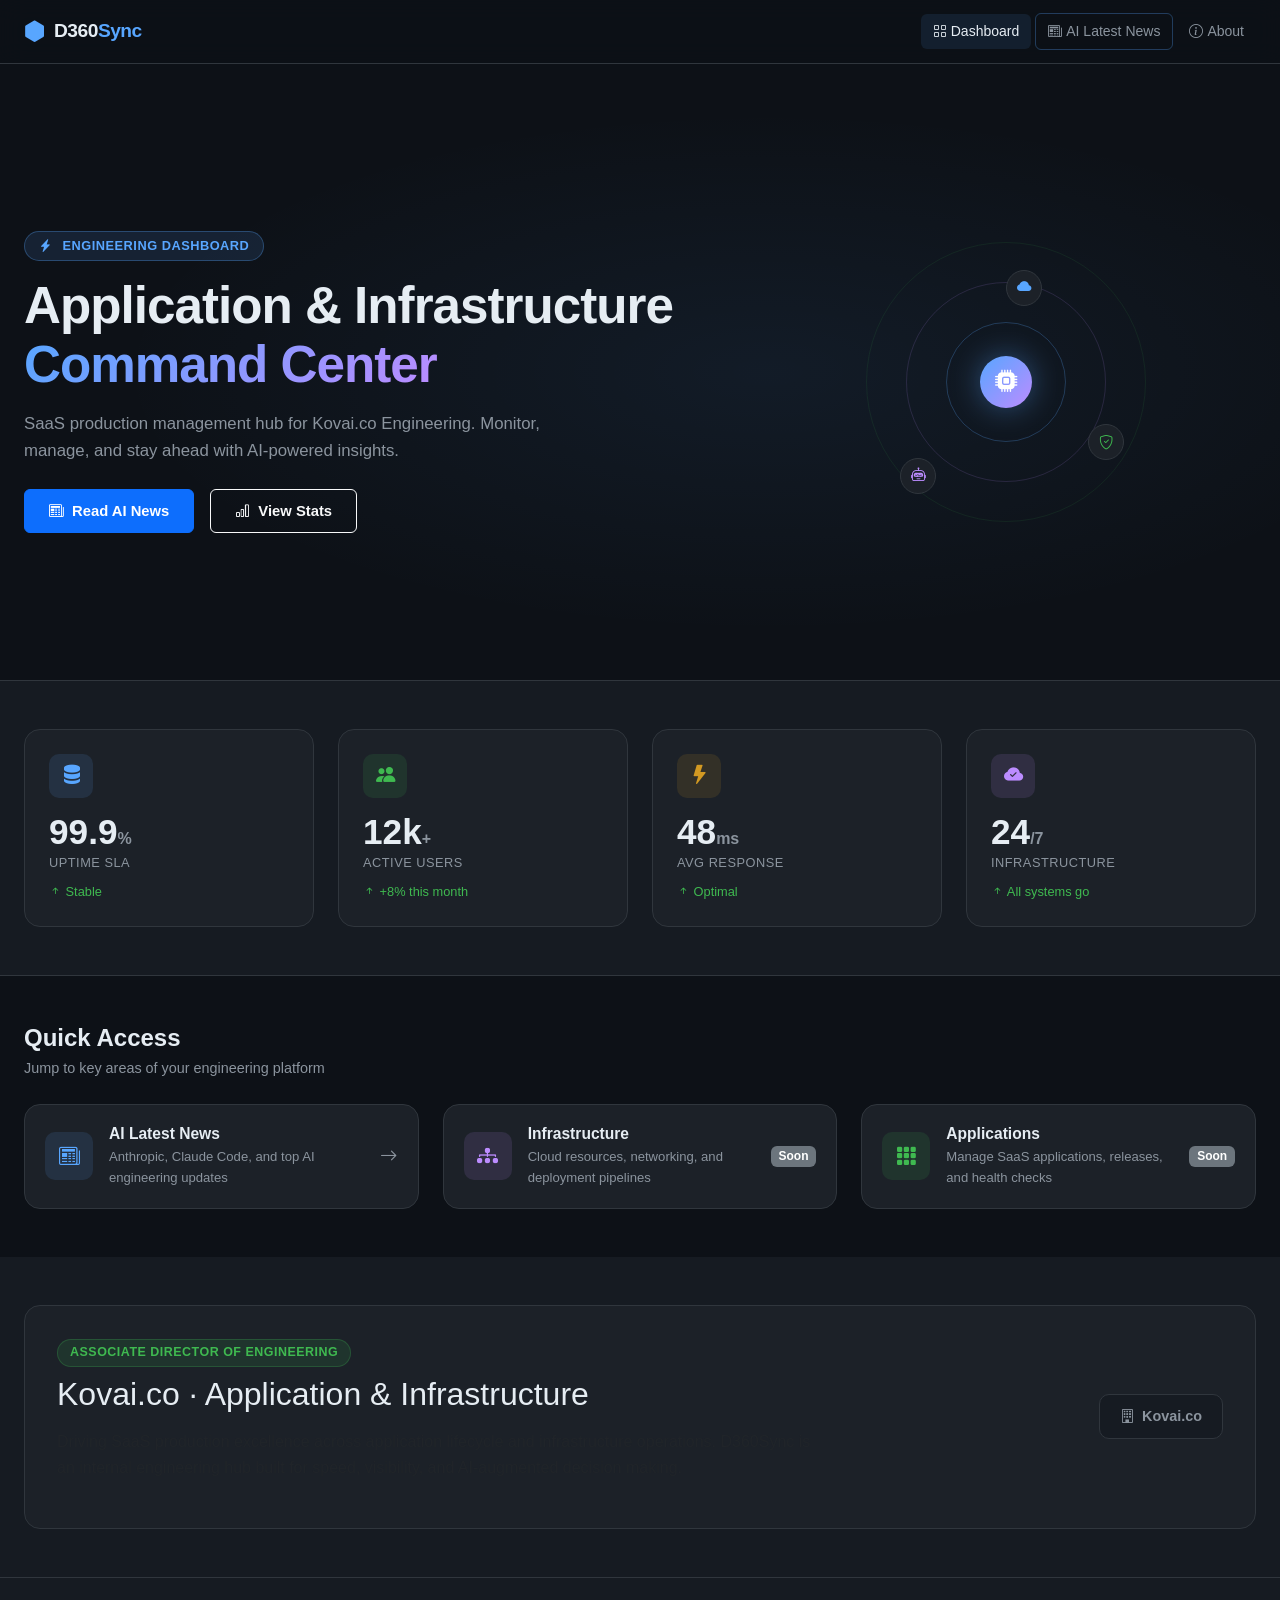
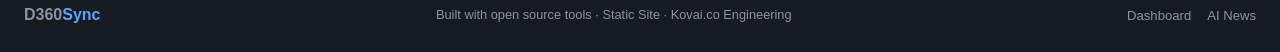
<file: index.html>
<!DOCTYPE html>
<html lang="en">
<head>
  <meta charset="UTF-8" />
  <meta name="viewport" content="width=device-width, initial-scale=1.0" />
  <title>D360Sync | Engineering Dashboard</title>
  <link rel="stylesheet" href="https://cdn.jsdelivr.net/npm/bootstrap@5.3.3/dist/css/bootstrap.min.css" />
  <link rel="stylesheet" href="https://cdn.jsdelivr.net/npm/bootstrap-icons@1.11.3/font/bootstrap-icons.min.css" />
  <link rel="stylesheet" href="css/styles.css" />
</head>
<body>

<!-- Navbar -->
<nav class="navbar navbar-expand-lg navbar-dark sticky-top" id="mainNav">
  <div class="container-fluid px-4">
    <a class="navbar-brand d-flex align-items-center gap-2" href="index.html">
      <span class="brand-icon"><i class="bi bi-hexagon-fill"></i></span>
      <span class="brand-text">D360<span class="brand-accent">Sync</span></span>
    </a>
    <button class="navbar-toggler" type="button" data-bs-toggle="collapse" data-bs-target="#navbarNav">
      <span class="navbar-toggler-icon"></span>
    </button>
    <div class="collapse navbar-collapse" id="navbarNav">
      <ul class="navbar-nav ms-auto align-items-lg-center gap-lg-1">
        <li class="nav-item">
          <a class="nav-link active" href="index.html"><i class="bi bi-grid me-1"></i>Dashboard</a>
        </li>
        <li class="nav-item">
          <a class="nav-link nav-highlight" href="ai-news.html"><i class="bi bi-newspaper me-1"></i>AI Latest News</a>
        </li>
        <li class="nav-item">
          <a class="nav-link" href="#about"><i class="bi bi-info-circle me-1"></i>About</a>
        </li>
      </ul>
    </div>
  </div>
</nav>

<!-- Hero -->
<section class="hero-section">
  <div class="container-fluid px-4">
    <div class="row align-items-center min-vh-hero">
      <div class="col-lg-7">
        <div class="hero-badge mb-3"><i class="bi bi-lightning-charge-fill me-1"></i>Engineering Dashboard</div>
        <h1 class="hero-title">Application &amp; Infrastructure<br/><span class="gradient-text">Command Center</span></h1>
        <p class="hero-subtitle mt-3">SaaS production management hub for Kovai.co Engineering. Monitor, manage, and stay ahead with AI-powered insights.</p>
        <div class="mt-4 d-flex gap-3 flex-wrap">
          <a href="ai-news.html" class="btn btn-primary btn-hero">
            <i class="bi bi-newspaper me-2"></i>Read AI News
          </a>
          <a href="#stats" class="btn btn-outline-light btn-hero">
            <i class="bi bi-bar-chart me-2"></i>View Stats
          </a>
        </div>
      </div>
      <div class="col-lg-5 d-none d-lg-flex justify-content-center mt-5 mt-lg-0">
        <div class="hero-graphic">
          <div class="orbit-ring ring-1"></div>
          <div class="orbit-ring ring-2"></div>
          <div class="orbit-ring ring-3"></div>
          <div class="orbit-center"><i class="bi bi-cpu-fill"></i></div>
          <div class="orbit-dot dot-1"><i class="bi bi-cloud-fill"></i></div>
          <div class="orbit-dot dot-2"><i class="bi bi-robot"></i></div>
          <div class="orbit-dot dot-3"><i class="bi bi-shield-check"></i></div>
        </div>
      </div>
    </div>
  </div>
</section>

<!-- Stats -->
<section id="stats" class="section-stats py-5">
  <div class="container-fluid px-4">
    <div class="row g-4">
      <div class="col-6 col-lg-3">
        <div class="stat-card">
          <div class="stat-icon bg-primary-soft"><i class="bi bi-server"></i></div>
          <div class="stat-value">99.9<small>%</small></div>
          <div class="stat-label">Uptime SLA</div>
          <div class="stat-trend up"><i class="bi bi-arrow-up-short"></i> Stable</div>
        </div>
      </div>
      <div class="col-6 col-lg-3">
        <div class="stat-card">
          <div class="stat-icon bg-success-soft"><i class="bi bi-people-fill"></i></div>
          <div class="stat-value">12k<small>+</small></div>
          <div class="stat-label">Active Users</div>
          <div class="stat-trend up"><i class="bi bi-arrow-up-short"></i> +8% this month</div>
        </div>
      </div>
      <div class="col-6 col-lg-3">
        <div class="stat-card">
          <div class="stat-icon bg-warning-soft"><i class="bi bi-lightning-fill"></i></div>
          <div class="stat-value">48<small>ms</small></div>
          <div class="stat-label">Avg Response</div>
          <div class="stat-trend up"><i class="bi bi-arrow-up-short"></i> Optimal</div>
        </div>
      </div>
      <div class="col-6 col-lg-3">
        <div class="stat-card">
          <div class="stat-icon bg-info-soft"><i class="bi bi-cloud-check-fill"></i></div>
          <div class="stat-value">24<small>/7</small></div>
          <div class="stat-label">Infrastructure</div>
          <div class="stat-trend up"><i class="bi bi-arrow-up-short"></i> All systems go</div>
        </div>
      </div>
    </div>
  </div>
</section>

<!-- Quick Links -->
<section class="section-cards py-5">
  <div class="container-fluid px-4">
    <div class="section-header mb-4">
      <h2 class="section-title">Quick Access</h2>
      <p class="section-sub">Jump to key areas of your engineering platform</p>
    </div>
    <div class="row g-4">
      <div class="col-md-6 col-lg-4">
        <a href="ai-news.html" class="quick-card quick-card-ai">
          <div class="qc-icon"><i class="bi bi-newspaper"></i></div>
          <div class="qc-content">
            <h5>AI Latest News</h5>
            <p>Anthropic, Claude Code, and top AI engineering updates</p>
          </div>
          <i class="bi bi-arrow-right qc-arrow"></i>
        </a>
      </div>
      <div class="col-md-6 col-lg-4">
        <div class="quick-card quick-card-infra">
          <div class="qc-icon"><i class="bi bi-diagram-3-fill"></i></div>
          <div class="qc-content">
            <h5>Infrastructure</h5>
            <p>Cloud resources, networking, and deployment pipelines</p>
          </div>
          <span class="badge bg-secondary ms-auto">Soon</span>
        </div>
      </div>
      <div class="col-md-6 col-lg-4">
        <div class="quick-card quick-card-app">
          <div class="qc-icon"><i class="bi bi-grid-3x3-gap-fill"></i></div>
          <div class="qc-content">
            <h5>Applications</h5>
            <p>Manage SaaS applications, releases, and health checks</p>
          </div>
          <span class="badge bg-secondary ms-auto">Soon</span>
        </div>
      </div>
    </div>
  </div>
</section>

<!-- About -->
<section id="about" class="section-about py-5">
  <div class="container-fluid px-4">
    <div class="about-card">
      <div class="row align-items-center">
        <div class="col-lg-8">
          <div class="about-tag">Associate Director of Engineering</div>
          <h2 class="mt-2">Kovai.co · Application &amp; Infrastructure</h2>
          <p class="mt-3 text-muted">Driving SaaS production excellence across application lifecycle and infrastructure operations. D360Sync is an internal engineering hub built for speed, visibility, and AI-augmented decision making.</p>
        </div>
        <div class="col-lg-4 mt-4 mt-lg-0 d-flex justify-content-lg-end">
          <div class="about-badge"><i class="bi bi-building me-2"></i>Kovai.co</div>
        </div>
      </div>
    </div>
  </div>
</section>

<!-- Footer -->
<footer class="site-footer py-4">
  <div class="container-fluid px-4">
    <div class="d-flex flex-column flex-md-row justify-content-between align-items-center gap-2">
      <span class="footer-brand">D360<span>Sync</span></span>
      <span class="footer-copy">Built with open source tools &middot; Static Site &middot; Kovai.co Engineering</span>
      <div class="d-flex gap-3">
        <a href="index.html" class="footer-link">Dashboard</a>
        <a href="ai-news.html" class="footer-link">AI News</a>
      </div>
    </div>
  </div>
</footer>

<script src="https://cdn.jsdelivr.net/npm/bootstrap@5.3.3/dist/js/bootstrap.bundle.min.js"></script>
</body>
</html>
</file>
<file: css/styles.css>
/* ============================================================
   D360Sync – Engineering Dashboard Styles
   Open-source stack: Bootstrap 5 + Bootstrap Icons
   ============================================================ */

:root {
  --bg-primary:   #0d1117;
  --bg-secondary: #161b22;
  --bg-card:      #1c2128;
  --bg-card-hover:#21262d;
  --border-color: #30363d;
  --text-primary: #e6edf3;
  --text-muted:   #8b949e;
  --accent-blue:  #58a6ff;
  --accent-green: #3fb950;
  --accent-purple:#bc8cff;
  --accent-orange:#f78166;
  --accent-yellow:#d29922;
  --nav-height:   64px;
  --radius-lg:    16px;
  --radius-md:    10px;
  --radius-sm:    6px;
  --shadow-card:  0 4px 20px rgba(0,0,0,0.4);
  --transition:   0.2s ease;
}

* { box-sizing: border-box; }

html { scroll-behavior: smooth; }

body {
  background: var(--bg-primary);
  color: var(--text-primary);
  font-family: -apple-system, BlinkMacSystemFont, "Segoe UI", Roboto, "Helvetica Neue", Arial, sans-serif;
  line-height: 1.6;
  min-height: 100vh;
}

/* ── Scrollbar ── */
::-webkit-scrollbar { width: 6px; }
::-webkit-scrollbar-track { background: var(--bg-primary); }
::-webkit-scrollbar-thumb { background: var(--border-color); border-radius: 3px; }

/* ============================================================
   NAVBAR
   ============================================================ */
#mainNav {
  background: rgba(13, 17, 23, 0.92);
  backdrop-filter: blur(12px);
  -webkit-backdrop-filter: blur(12px);
  border-bottom: 1px solid var(--border-color);
  height: var(--nav-height);
  z-index: 1000;
}

.brand-icon { font-size: 1.35rem; color: var(--accent-blue); line-height: 1; }
.brand-text { font-size: 1.2rem; font-weight: 700; color: var(--text-primary); letter-spacing: -0.5px; }
.brand-accent { color: var(--accent-blue); }

.navbar-nav .nav-link {
  color: var(--text-muted) !important;
  font-size: 0.875rem;
  font-weight: 500;
  padding: 6px 12px !important;
  border-radius: var(--radius-sm);
  transition: color var(--transition), background var(--transition);
}
.navbar-nav .nav-link:hover,
.navbar-nav .nav-link.active {
  color: var(--text-primary) !important;
  background: rgba(88, 166, 255, 0.1);
}
.nav-highlight {
  color: var(--accent-blue) !important;
  border: 1px solid rgba(88, 166, 255, 0.3) !important;
}
.nav-highlight:hover { background: rgba(88, 166, 255, 0.15) !important; }

/* ============================================================
   HERO
   ============================================================ */
.hero-section {
  background: radial-gradient(ellipse at 60% 50%, rgba(88,166,255,0.07) 0%, transparent 60%),
              var(--bg-primary);
  padding: 80px 0 60px;
  border-bottom: 1px solid var(--border-color);
}

.min-vh-hero { min-height: calc(60vh - var(--nav-height)); }

.hero-badge {
  display: inline-flex;
  align-items: center;
  gap: 6px;
  background: rgba(88,166,255,0.12);
  color: var(--accent-blue);
  border: 1px solid rgba(88,166,255,0.3);
  border-radius: 20px;
  padding: 4px 14px;
  font-size: 0.8rem;
  font-weight: 600;
  letter-spacing: 0.5px;
  text-transform: uppercase;
}

.hero-title {
  font-size: clamp(2rem, 5vw, 3.2rem);
  font-weight: 800;
  line-height: 1.15;
  letter-spacing: -1px;
  color: var(--text-primary);
}

.gradient-text {
  background: linear-gradient(135deg, var(--accent-blue), var(--accent-purple));
  -webkit-background-clip: text;
  -webkit-text-fill-color: transparent;
  background-clip: text;
}

.hero-subtitle {
  font-size: 1.05rem;
  color: var(--text-muted);
  max-width: 520px;
}

.btn-hero {
  padding: 10px 24px;
  font-weight: 600;
  border-radius: var(--radius-sm);
  font-size: 0.925rem;
}

/* Orbit graphic */
.hero-graphic {
  position: relative;
  width: 280px;
  height: 280px;
}
.orbit-ring {
  position: absolute;
  border-radius: 50%;
  border: 1px solid var(--border-color);
  top: 50%; left: 50%;
  transform: translate(-50%, -50%);
}
.ring-1 { width: 120px; height: 120px; border-color: rgba(88,166,255,0.25); }
.ring-2 { width: 200px; height: 200px; border-color: rgba(188,140,255,0.15); animation: spin 20s linear infinite; }
.ring-3 { width: 280px; height: 280px; border-color: rgba(63,185,80,0.1); animation: spin 35s linear infinite reverse; }

@keyframes spin { to { transform: translate(-50%,-50%) rotate(360deg); } }

.orbit-center {
  position: absolute;
  width: 52px; height: 52px;
  background: linear-gradient(135deg, var(--accent-blue), var(--accent-purple));
  border-radius: 50%;
  top: 50%; left: 50%;
  transform: translate(-50%,-50%);
  display: flex; align-items: center; justify-content: center;
  font-size: 1.4rem;
  color: #fff;
  box-shadow: 0 0 30px rgba(88,166,255,0.4);
}

.orbit-dot {
  position: absolute;
  width: 36px; height: 36px;
  background: var(--bg-card);
  border: 1px solid var(--border-color);
  border-radius: 50%;
  display: flex; align-items: center; justify-content: center;
  font-size: 0.9rem;
}
.dot-1 { top: 10%; left: 50%; color: var(--accent-blue); }
.dot-2 { bottom: 10%; left: 12%; color: var(--accent-purple); }
.dot-3 { bottom: 22%; right: 8%; color: var(--accent-green); }

/* ============================================================
   STATS
   ============================================================ */
.section-stats { background: var(--bg-secondary); border-bottom: 1px solid var(--border-color); }

.stat-card {
  background: var(--bg-card);
  border: 1px solid var(--border-color);
  border-radius: var(--radius-lg);
  padding: 24px;
  transition: transform var(--transition), border-color var(--transition);
}
.stat-card:hover {
  transform: translateY(-2px);
  border-color: var(--accent-blue);
}

.stat-icon {
  width: 44px; height: 44px;
  border-radius: var(--radius-md);
  display: flex; align-items: center; justify-content: center;
  font-size: 1.2rem;
  margin-bottom: 16px;
}
.bg-primary-soft { background: rgba(88,166,255,0.12); color: var(--accent-blue); }
.bg-success-soft  { background: rgba(63,185,80,0.12);  color: var(--accent-green); }
.bg-warning-soft  { background: rgba(210,153,34,0.12); color: var(--accent-yellow); }
.bg-info-soft     { background: rgba(188,140,255,0.12);color: var(--accent-purple); }

.stat-value {
  font-size: 2.2rem;
  font-weight: 800;
  line-height: 1;
  color: var(--text-primary);
}
.stat-value small { font-size: 1rem; color: var(--text-muted); }
.stat-label { font-size: 0.8rem; color: var(--text-muted); margin-top: 4px; text-transform: uppercase; letter-spacing: 0.5px; }
.stat-trend { font-size: 0.8rem; margin-top: 8px; }
.stat-trend.up { color: var(--accent-green); }

/* ============================================================
   QUICK CARDS
   ============================================================ */
.section-cards { background: var(--bg-primary); }

.section-header { margin-bottom: 24px; }
.section-title { font-size: 1.5rem; font-weight: 700; margin: 0; }
.section-sub { color: var(--text-muted); font-size: 0.9rem; margin: 4px 0 0; }

.quick-card {
  display: flex;
  align-items: center;
  gap: 16px;
  background: var(--bg-card);
  border: 1px solid var(--border-color);
  border-radius: var(--radius-lg);
  padding: 20px;
  text-decoration: none;
  color: var(--text-primary);
  transition: transform var(--transition), border-color var(--transition), box-shadow var(--transition);
  cursor: pointer;
}
.quick-card:hover {
  transform: translateY(-3px);
  box-shadow: var(--shadow-card);
  color: var(--text-primary);
}
.quick-card-ai:hover  { border-color: var(--accent-blue); }
.quick-card-infra:hover { border-color: var(--accent-purple); }
.quick-card-app:hover   { border-color: var(--accent-green); }

.qc-icon {
  width: 48px; height: 48px; flex-shrink: 0;
  border-radius: var(--radius-md);
  display: flex; align-items: center; justify-content: center;
  font-size: 1.3rem;
}
.quick-card-ai   .qc-icon { background: rgba(88,166,255,0.12);  color: var(--accent-blue); }
.quick-card-infra .qc-icon { background: rgba(188,140,255,0.12); color: var(--accent-purple); }
.quick-card-app  .qc-icon { background: rgba(63,185,80,0.12);   color: var(--accent-green); }

.qc-content h5 { margin: 0; font-size: 0.975rem; font-weight: 600; }
.qc-content p  { margin: 2px 0 0; font-size: 0.82rem; color: var(--text-muted); }
.qc-arrow { margin-left: auto; color: var(--text-muted); font-size: 1.1rem; flex-shrink: 0; }

/* ============================================================
   ABOUT
   ============================================================ */
.section-about { background: var(--bg-secondary); }

.about-card {
  background: var(--bg-card);
  border: 1px solid var(--border-color);
  border-radius: var(--radius-lg);
  padding: 32px;
}
.about-tag {
  display: inline-block;
  background: rgba(63,185,80,0.12);
  color: var(--accent-green);
  border: 1px solid rgba(63,185,80,0.25);
  border-radius: 20px;
  padding: 3px 12px;
  font-size: 0.78rem;
  font-weight: 600;
  text-transform: uppercase;
  letter-spacing: 0.5px;
}
.about-badge {
  display: inline-flex;
  align-items: center;
  background: var(--bg-secondary);
  border: 1px solid var(--border-color);
  border-radius: var(--radius-md);
  padding: 10px 20px;
  font-size: 0.9rem;
  font-weight: 600;
  color: var(--text-muted);
}

/* ============================================================
   FOOTER
   ============================================================ */
.site-footer {
  background: var(--bg-secondary);
  border-top: 1px solid var(--border-color);
}
.footer-brand { font-size: 1rem; font-weight: 700; color: var(--text-muted); }
.footer-brand span { color: var(--accent-blue); }
.footer-copy { font-size: 0.8rem; color: var(--text-muted); }
.footer-link { font-size: 0.82rem; color: var(--text-muted); text-decoration: none; transition: color var(--transition); }
.footer-link:hover { color: var(--accent-blue); }

/* ============================================================
   AI NEWS PAGE – PAGE HEADER
   ============================================================ */
.page-header {
  background: var(--bg-secondary);
  border-bottom: 1px solid var(--border-color);
}
.page-header-badge {
  display: inline-flex;
  align-items: center;
  background: rgba(247,129,102,0.12);
  color: var(--accent-orange);
  border: 1px solid rgba(247,129,102,0.25);
  border-radius: 20px;
  padding: 3px 12px;
  font-size: 0.78rem;
  font-weight: 600;
  text-transform: uppercase;
  letter-spacing: 0.5px;
}
.page-header-title { font-size: 2rem; font-weight: 800; letter-spacing: -0.5px; margin: 0; }
.page-header-sub   { color: var(--text-muted); font-size: 0.9rem; margin: 4px 0 0; }

.live-dot {
  width: 8px; height: 8px;
  background: var(--accent-green);
  border-radius: 50%;
  box-shadow: 0 0 0 0 rgba(63,185,80,0.4);
  animation: pulse 2s infinite;
}
@keyframes pulse {
  0%   { box-shadow: 0 0 0 0 rgba(63,185,80,0.4); }
  70%  { box-shadow: 0 0 0 8px rgba(63,185,80,0); }
  100% { box-shadow: 0 0 0 0 rgba(63,185,80,0); }
}
.live-label { font-size: 0.82rem; color: var(--text-muted); }
.btn-refresh {
  background: var(--bg-card);
  border: 1px solid var(--border-color);
  color: var(--text-muted);
  border-radius: var(--radius-sm);
  font-size: 0.8rem;
  padding: 5px 12px;
  transition: all var(--transition);
}
.btn-refresh:hover { border-color: var(--accent-blue); color: var(--accent-blue); }
.btn-refresh.spinning i { animation: rotateSpin 0.8s linear infinite; }
@keyframes rotateSpin { to { transform: rotate(360deg); } }

/* ============================================================
   FILTER BAR
   ============================================================ */
.filter-bar {
  background: var(--bg-primary);
  border-bottom: 1px solid var(--border-color);
  position: sticky;
  top: var(--nav-height);
  z-index: 900;
}
.filter-label { font-size: 0.8rem; color: var(--text-muted); font-weight: 600; }
.filter-btn {
  display: inline-flex;
  align-items: center;
  gap: 5px;
  background: var(--bg-card);
  border: 1px solid var(--border-color);
  color: var(--text-muted);
  border-radius: 20px;
  padding: 5px 14px;
  font-size: 0.82rem;
  font-weight: 500;
  cursor: pointer;
  transition: all var(--transition);
}
.filter-btn:hover { border-color: var(--accent-blue); color: var(--text-primary); }
.filter-btn.active {
  background: rgba(88,166,255,0.12);
  border-color: var(--accent-blue);
  color: var(--accent-blue);
}
.source-favicon { width: 14px; height: 14px; object-fit: contain; }

/* ============================================================
   CLAUDE BANNER
   ============================================================ */
.claude-banner {
  background: linear-gradient(135deg, rgba(88,166,255,0.06) 0%, rgba(188,140,255,0.06) 100%);
  border: 1px solid rgba(88,166,255,0.2);
  border-radius: var(--radius-lg);
  padding: 24px 28px;
}
.claude-banner-tag {
  display: inline-flex;
  align-items: center;
  background: rgba(88,166,255,0.15);
  color: var(--accent-blue);
  border: 1px solid rgba(88,166,255,0.3);
  border-radius: 20px;
  padding: 3px 12px;
  font-size: 0.78rem;
  font-weight: 600;
  text-transform: uppercase;
  letter-spacing: 0.5px;
}
.btn-claude {
  background: linear-gradient(135deg, var(--accent-blue), var(--accent-purple));
  border: none;
  color: #fff;
  border-radius: var(--radius-sm);
  padding: 8px 18px;
  font-size: 0.85rem;
  font-weight: 600;
  transition: opacity var(--transition);
}
.btn-claude:hover { opacity: 0.88; color: #fff; }

/* ============================================================
   LOADING SPINNER
   ============================================================ */
.loading-spinner {
  position: relative;
  width: 60px; height: 60px;
  margin: 0 auto;
}
.spinner-ring {
  position: absolute;
  inset: 0;
  border: 2px solid transparent;
  border-top-color: var(--accent-blue);
  border-radius: 50%;
  animation: spinnerAnim 1s linear infinite;
}
.ring-delay-1 {
  inset: 8px;
  border-top-color: var(--accent-purple);
  animation-duration: 1.2s;
  animation-direction: reverse;
}
.ring-delay-2 {
  inset: 16px;
  border-top-color: var(--accent-green);
  animation-duration: 1.5s;
}
@keyframes spinnerAnim { to { transform: rotate(360deg); } }

/* ============================================================
   ARTICLE COUNT & SORT
   ============================================================ */
.article-count { font-size: 0.85rem; color: var(--text-muted); }
.sort-controls { display: flex; align-items: center; gap: 8px; }
.sort-label { font-size: 0.8rem; color: var(--text-muted); }
.sort-btn {
  background: var(--bg-card);
  border: 1px solid var(--border-color);
  color: var(--text-muted);
  border-radius: var(--radius-sm);
  padding: 4px 12px;
  font-size: 0.8rem;
  cursor: pointer;
  transition: all var(--transition);
}
.sort-btn:hover { border-color: var(--accent-blue); color: var(--text-primary); }
.sort-btn.active { border-color: var(--accent-blue); color: var(--accent-blue); background: rgba(88,166,255,0.1); }

/* ============================================================
   ERROR ALERT
   ============================================================ */
.alert-custom {
  background: rgba(247,129,102,0.08);
  border: 1px solid rgba(247,129,102,0.25);
  color: var(--accent-orange);
  border-radius: var(--radius-md);
  padding: 12px 16px;
  font-size: 0.875rem;
  margin-bottom: 16px;
}

/* ============================================================
   NEWS CARDS
   ============================================================ */
.news-card {
  background: var(--bg-card);
  border: 1px solid var(--border-color);
  border-radius: var(--radius-lg);
  overflow: hidden;
  height: 100%;
  display: flex;
  flex-direction: column;
  transition: transform var(--transition), border-color var(--transition), box-shadow var(--transition);
}
.news-card:hover {
  transform: translateY(-4px);
  box-shadow: var(--shadow-card);
}

/* source-specific accent on hover */
.news-card[data-source="anthropic"]:hover { border-color: var(--accent-blue); }
.news-card[data-source="techcrunch"]:hover { border-color: var(--accent-yellow); }
.news-card[data-source="verge"]:hover { border-color: var(--accent-purple); }
.news-card[data-source="hnai"]:hover { border-color: var(--accent-orange); }
.news-card[data-source="mittech"]:hover { border-color: var(--accent-green); }

.news-card-source {
  display: flex;
  align-items: center;
  gap: 8px;
  padding: 14px 16px 10px;
  border-bottom: 1px solid var(--border-color);
}
.source-dot {
  width: 8px; height: 8px;
  border-radius: 50%;
  flex-shrink: 0;
}
.source-name { font-size: 0.75rem; font-weight: 600; color: var(--text-muted); text-transform: uppercase; letter-spacing: 0.5px; }
.news-date { margin-left: auto; font-size: 0.72rem; color: var(--text-muted); }

.news-card-body {
  padding: 14px 16px;
  flex: 1;
  display: flex;
  flex-direction: column;
}
.news-card-title {
  font-size: 0.925rem;
  font-weight: 600;
  line-height: 1.4;
  color: var(--text-primary);
  margin: 0 0 8px;
  display: -webkit-box;
  -webkit-line-clamp: 3;
  -webkit-box-orient: vertical;
  overflow: hidden;
}
.news-card-summary {
  font-size: 0.82rem;
  color: var(--text-muted);
  line-height: 1.5;
  flex: 1;
  display: -webkit-box;
  -webkit-line-clamp: 3;
  -webkit-box-orient: vertical;
  overflow: hidden;
}

.news-card-footer {
  padding: 10px 16px 14px;
  display: flex;
  align-items: center;
  justify-content: space-between;
  gap: 8px;
}
.btn-read {
  font-size: 0.8rem;
  font-weight: 600;
  color: var(--accent-blue);
  background: rgba(88,166,255,0.08);
  border: 1px solid rgba(88,166,255,0.2);
  border-radius: var(--radius-sm);
  padding: 5px 12px;
  text-decoration: none;
  transition: all var(--transition);
}
.btn-read:hover { background: rgba(88,166,255,0.15); color: var(--accent-blue); }

/* Source color dots */
.dot-anthropic { background: var(--accent-blue); }
.dot-techcrunch { background: var(--accent-yellow); }
.dot-verge { background: var(--accent-purple); }
.dot-hnai { background: var(--accent-orange); }
.dot-mittech { background: var(--accent-green); }

/* Source name colors */
.name-anthropic { color: var(--accent-blue); }
.name-techcrunch { color: var(--accent-yellow); }
.name-verge { color: var(--accent-purple); }
.name-hnai { color: var(--accent-orange); }
.name-mittech { color: var(--accent-green); }

/* Tags on card */
.news-tag {
  display: inline-flex;
  align-items: center;
  gap: 4px;
  padding: 2px 8px;
  border-radius: 12px;
  font-size: 0.72rem;
  font-weight: 600;
}
.tag-claude {
  background: rgba(88,166,255,0.12);
  color: var(--accent-blue);
  border: 1px solid rgba(88,166,255,0.25);
}

/* No results */
.no-results {
  text-align: center;
  padding: 60px 20px;
  color: var(--text-muted);
}
.no-results i { font-size: 3rem; opacity: 0.3; display: block; margin-bottom: 12px; }

/* ============================================================
   RESPONSIVE
   ============================================================ */
@media (max-width: 767px) {
  .hero-title { font-size: 1.8rem; }
  .stat-value  { font-size: 1.7rem; }
  .page-header-title { font-size: 1.5rem; }
}
</file>
